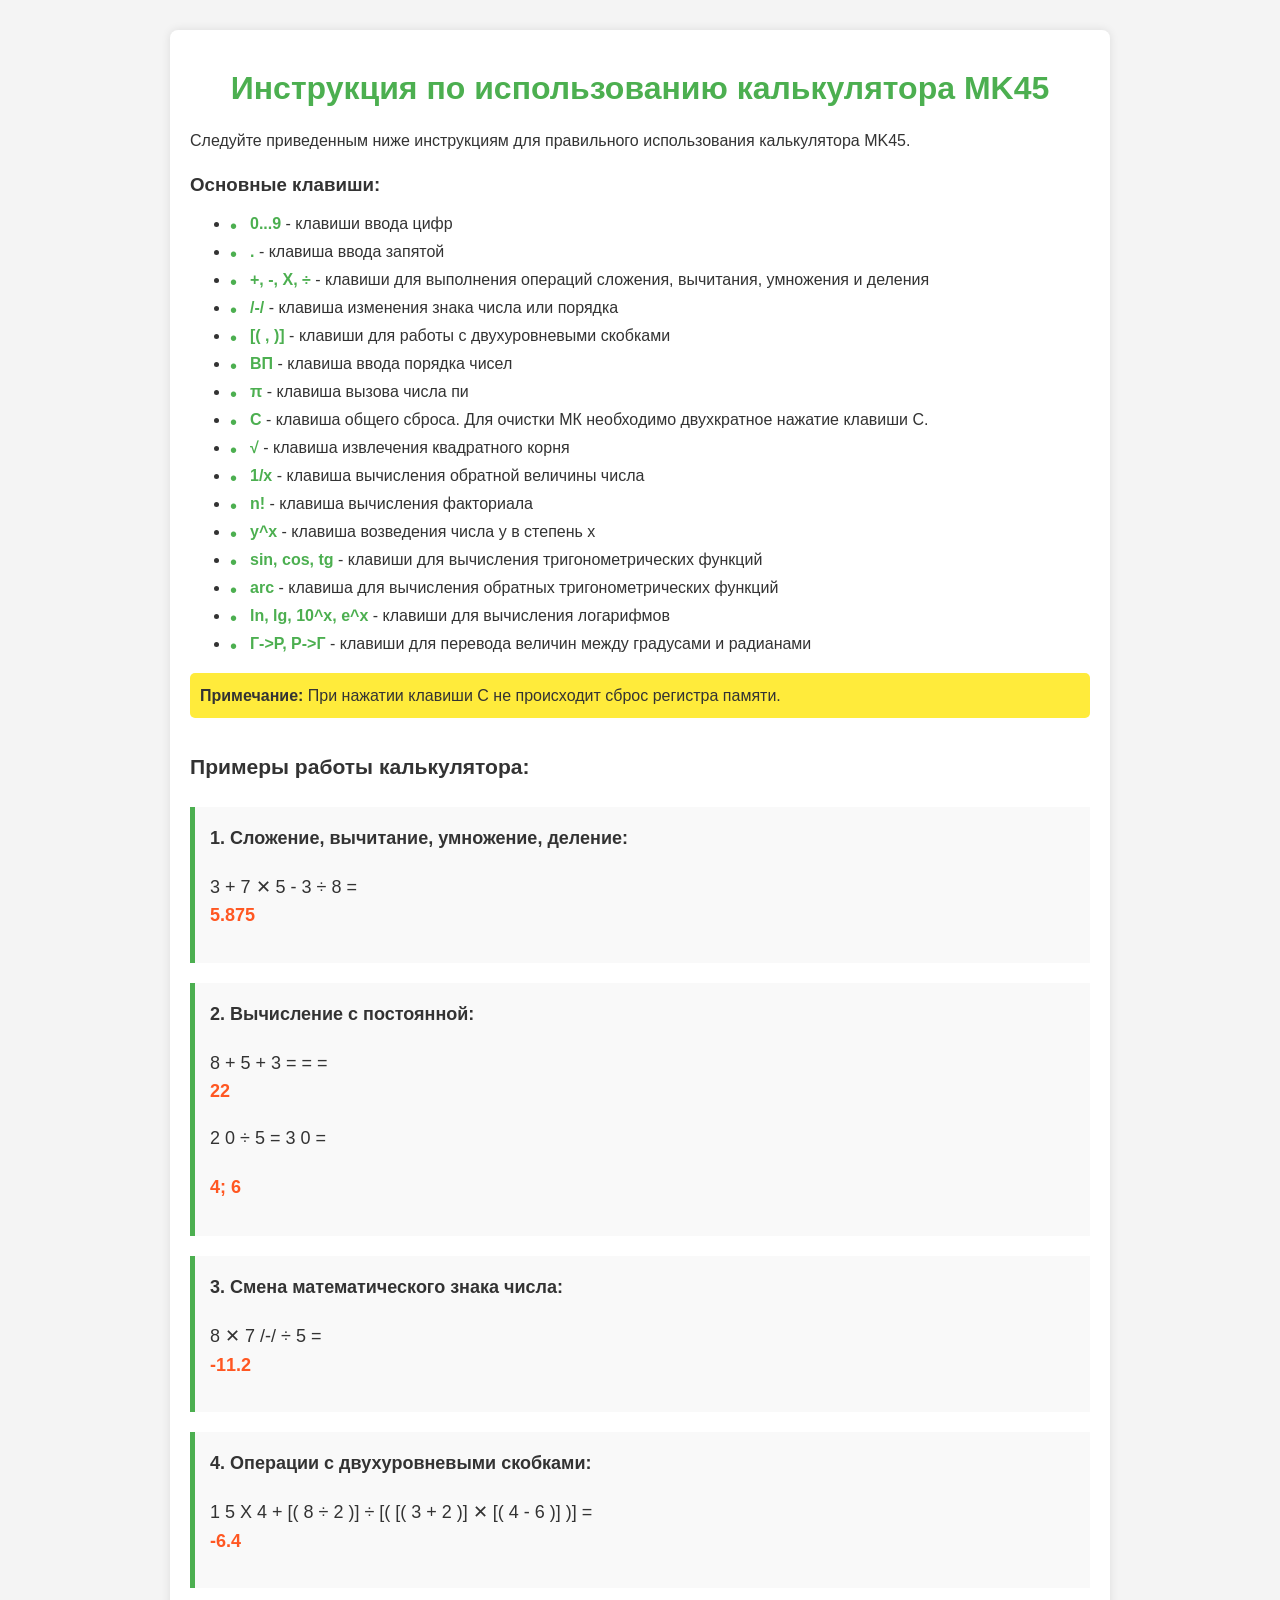
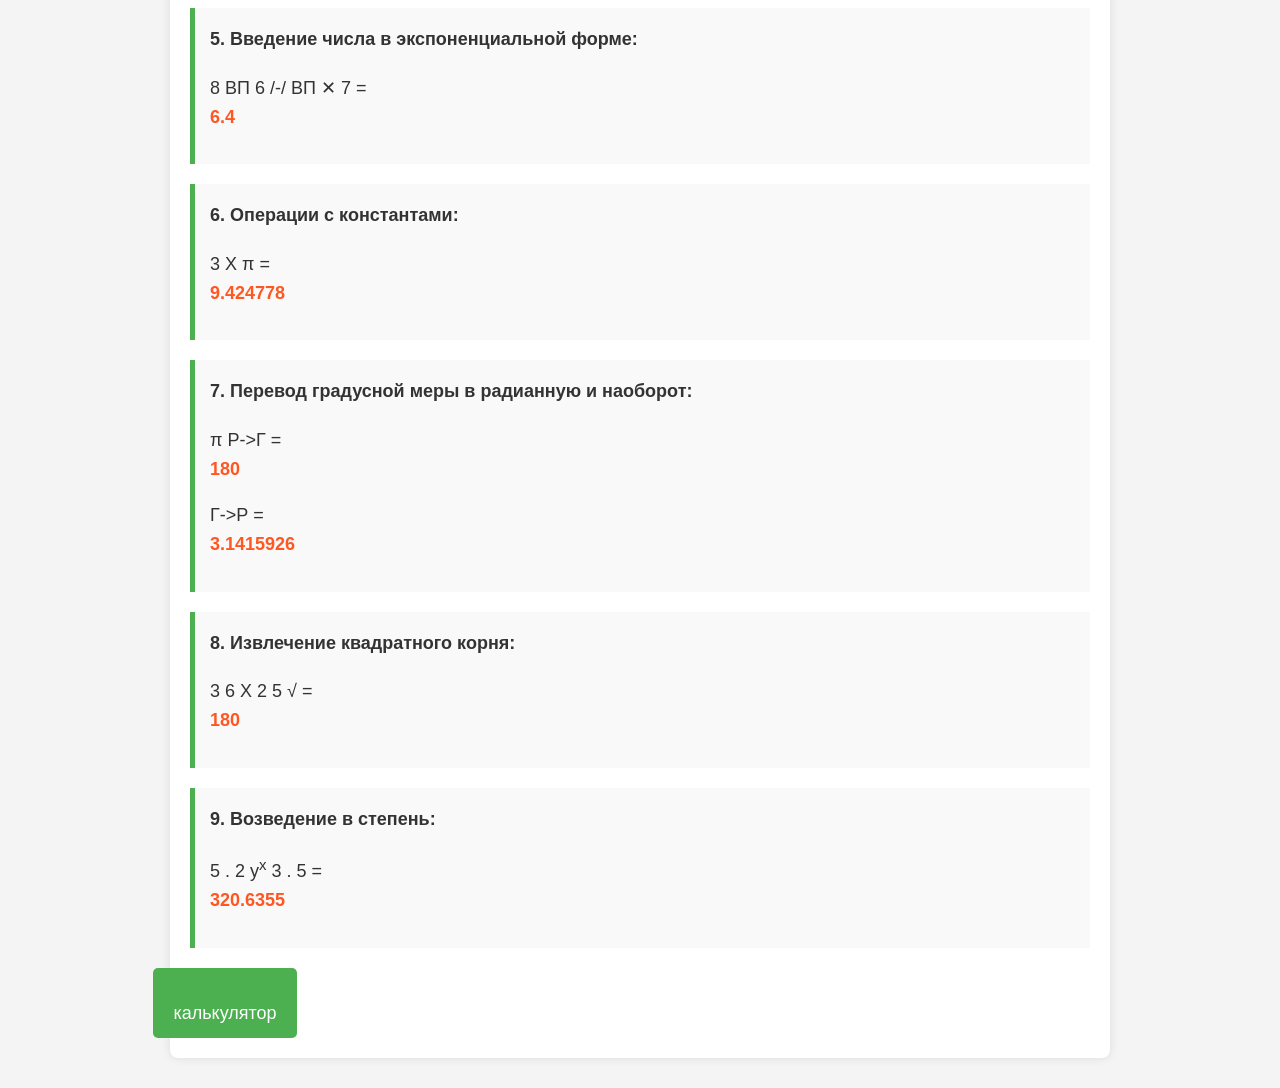
<file: MK45/instrukciya.html>
<!DOCTYPE html>
<html lang="en">
    <head>
        <meta charset="UTF-8">
        <meta name="viewport" content="width=device-width, initial-scale=1.0">
        <title>Instruction MK45</title>
        <link rel="stylesheet" href="style.css">
        <link rel="shortcut icon" href="">

        <style>
            /* Основные стили для страницы */
            body {
                font-family: Arial, sans-serif;
                margin: 0;
                padding: 0;
                background-color: #f4f4f4;
                color: #333;
            }

            h1 {
                text-align: center;
                color: #4CAF50;
                margin-top: 20px;
            }

            .container {
                max-width: 900px;
                margin: 30px auto;
                padding: 20px;
                background-color: #fff;
                border-radius: 8px;
                box-shadow: 0 0 10px rgba(0, 0, 0, 0.1);
            }

            p {
                line-height: 1.6;
            }

            .highlight {
                font-weight: bold;
                color: #4CAF50;
            }

            .btn {
                display: flex;
                justify-content: center;
                margin-top: 20px;
            }

            .btn a {
                padding: 10px 20px;
                background-color: #4CAF50;
                color: #fff;
                text-decoration: none;
                border-radius: 5px;
                font-size: 18px;
                transition: background-color 0.3s ease;
            }

            .btn a:hover {
                background-color: #45a049;
            }

            /* Стили для списка с инструкциями */
            .instruction-list {
                margin-top: 20px;
            }

            .instruction-list li {
                margin-bottom: 10px;
                padding-left: 20px;
                position: relative;
            }

            .instruction-list li::before {
                content: "•";
                position: absolute;
                left: 0;
                color: #4CAF50;
                font-size: 20px;
            }

            /* Стили для примеров */
            .examples {
                margin-top: 30px;
                font-size: 18px;
                line-height: 1.8;
            }

            .example {
                margin-bottom: 20px;
                padding: 15px;
                background-color: #f9f9f9;
                border-left: 5px solid #4CAF50;
            }

            .note {
                background-color: #ffeb3b;
                padding: 10px;
                margin: 20px 0;
                border-radius: 5px;
            }

            .note p {
                margin: 0;
            }

            .highlight-result {
                color: #FF5722;
                font-weight: bold;
            }
        </style>
    </head>
    <body>

        <div class="container">
            <h1>Инструкция по использованию калькулятора MK45</h1>

            <p>Следуйте приведенным ниже инструкциям для правильного использования калькулятора MK45.</p>

            <div class="instruction-list">
                <h3>Основные клавиши:</h3>
                <ul>
                    <li><span class="highlight">0...9</span> - клавиши ввода цифр</li>
                    <li><span class="highlight">.</span> - клавиша ввода запятой</li>
                    <li><span class="highlight">+, -, Х, ÷</span> - клавиши для выполнения операций сложения, вычитания, умножения и деления</li>
                    <li><span class="highlight">/-/</span> - клавиша изменения знака числа или порядка</li>
                    <li><span class="highlight">[( , )]</span> - клавиши для работы с двухуровневыми скобками</li>
                    <li><span class="highlight">ВП</span> - клавиша ввода порядка чисел</li>
                    <li><span class="highlight">π</span> - клавиша вызова числа пи</li>
                    <li><span class="highlight">С</span> - клавиша общего сброса. Для очистки МК необходимо двухкратное нажатие клавиши С.</li>
                    <li><span class="highlight">√</span> - клавиша извлечения квадратного корня</li>
                    <li><span class="highlight">1/x</span> - клавиша вычисления обратной величины числа</li>
                    <li><span class="highlight">n!</span> - клавиша вычисления факториала</li>
                    <li><span class="highlight">у^х</span> - клавиша возведения числа у в степень х</li>
                    <li><span class="highlight">sin, cos, tg</span> - клавиши для вычисления тригонометрических функций</li>
                    <li><span class="highlight">arc</span> - клавиша для вычисления обратных тригонометрических функций</li>
                    <li><span class="highlight">ln, lg, 10^x, e^x</span> - клавиши для вычисления логарифмов</li>
                    <li><span class="highlight">Г->Р, Р->Г</span> - клавиши для перевода величин между градусами и радианами</li>
                </ul>
            </div>

            <div class="note">
                <p><strong>Примечание:</strong> При нажатии клавиши С не происходит сброс регистра памяти.</p>
            </div>

            <div class="examples">
                <h3>Примеры работы калькулятора:</h3>

                <div class="example">
                    <strong>1. Сложение, вычитание, умножение, деление:</strong>
                    <p>3 + 7 ✕ 5 - 3 ÷ 8 = <br>
                    <span class="highlight-result">5.875</span></p>
                </div>

                <div class="example">
                    <strong>2. Вычисление с постоянной:</strong>
                    <p>8 + 5 + 3 = = = <br>
                    <span class="highlight-result">22</span></p>
                    <p> 2 0 ÷ 5 = 3 0 = </p>
                    <span class="highlight-result">4; 6</span></p>
                </div>

                <div class="example">
                    <strong>3. Смена математического знака числа:</strong>
                    <p>8 ✕ 7 /-/ ÷ 5 = <br>
                    <span class="highlight-result">-11.2</span></p>
                </div>

                <div class="example">
                    <strong>4. Операции с двухуровневыми скобками:</strong>
                    <p>1 5 Х 4 + [( 8 ÷ 2 )] ÷ [( [( 3 + 2 )] ✕ [( 4 - 6 )] )] = <br>
                    <span class="highlight-result">-6.4</span></p>
                </div>

                <div class="example">
                    <strong>5. Введение числа в экспоненциальной форме:</strong>
                    <p>8 ВП 6 /-/ ВП ✕ 7 = <br>
                    <span class="highlight-result">6.4</span></p>
                </div>

                <div class="example">
                    <strong>6. Операции с константами:</strong>
                    <p>3 Х  π =  <br>
                    <span class="highlight-result">9.424778</span></p>
                </div>

                <div class="example">
                    <strong>7. Перевод градусной меры в радианную и наоборот:</strong>
                    <p>π Р->Г = <br>
                    <span class="highlight-result">180</span></p>
                    <p>Г->Р =  <br>
                    <span class="highlight-result">3.1415926</span></p>
                </div>

                <div class="example">
                    <strong>8. Извлечение квадратного корня:</strong>
                    <p>3 6 Х 2 5 √ = <br>
                    <span class="highlight-result">180</span></p>
                </div>

                <div class="example">
                    <strong>9. Возведение в степень:</strong>
                    <p>5 . 2 у<sup>x</sup> 3 . 5 = <br>
                    <span class="highlight-result">320.6355</span></p>
                </div>
            </div>

            <div class="btn">
                <a href="index.html">калькулятор</a>
            </div>
        </div>

    </body>
</html>
</file>
<file: MK45/style.css>
@font-face {
    font-family: 'Calculator';
    src: url('/digital_7.ttf')  format('truetype');
}

@font-face {
    font-family: 'GOST_A';
    src: url('/GOST_A.TTF') format('truetype');
}

.screen{
    display: flex;
    justify-content: center;
    align-items: center;
    flex-direction: row; 
}

.corpus{
    display: grid;
    justify-content: center;
    align-items: center;
    margin: 50px, auto;
    width: 900px;
    height: 800px;
    border-radius: 20px;
    background: #cfcfd1;
    color:  #000;
    font-family: 'GOST_A';
    padding: 18px;
    box-shadow: 5px 5px 5px #4f4f4f;
}

.name{
    display: flex;
    justify-content: center;
    align-items: center;
    flex-direction: row; 
}

.calc{
    display: grid;
    justify-content: center;
    margin: 50px, auto;
    width: 800px;
    height: 700px;
    border-radius: 20px;
    background: #5b4b42;
    color:  #2c2d41;
    font-family: 'GOST_A';
    padding: 28px;
    
}




.calc-screen{
    height: 120px;
    width: 740px;
    padding: 10px;
    background: #2a2c2e;
    border-radius: 5%;
    display: flex;
    flex-direction: row;
    justify-content: center;
    align-items: center;
    margin-bottom: 20px;

}



.output-container {
    display: flex;
    flex-direction: row;
    justify-content: space-between; 
    width: 100%;
}


.space-1 {
    display: flex;
    flex-direction: row; /* Расположение в строку */
    justify-content: space-between; /* Пробел между элементами */
    width: 80%;/* Высота для отступа между первым и вторым элементами */
}

.sign-output{
    display: flex;
    color: #2b91a3;
    font-size: 7rem; /* Размер шрифта для основного вывода */
    font-family: Calculator;
    justify-content: end;
    margin: 0;
}

.main-output{
    color: #2b91a3;
    font-size: 7rem; /* Размер шрифта для основного вывода */
    font-family: Calculator;
    margin: 0;
    justify-content: center;
    text-align: center;
}

.additional-output {
    color: #2b91a3;
    font-size: 7rem; /* Размер шрифта для основного вывода */
    font-family: Calculator;
    margin: 0;/* Размер шрифта для дополнительного числа */
    /* Отступ между элементами */
    align-self: flex-end; /* Выравнивание по нижнему краю */
}

.buttons{
    display: grid;
    grid-template-columns: repeat(9, 1fr);
    grid-template-rows: repeat(8, auto); 
    gap: 10px; 
    justify-items: center;
}
.btn.grad{
    width: 200%;
    border-radius: 5%;
}
.btn{
    height: 70px;
    width: 70px;
    background: #d3d3d5;
    border-radius: 15%;
    text-align: center;
    line-height: 70px;
    font-size: 2rem;
    cursor: pointer;
    user-select: none;
}

.btn.divide{
    font-family: Arial, Helvetica, sans-serif;
}
.btn.ndiv{
    font-family: Arial, Helvetica, sans-serif;
}
.btn.nmul{
    font-family: Arial, Helvetica, sans-serif;
}

.btn.nmin{
    font-family: Arial, Helvetica, sans-serif;
}

.btn.nplus{
    font-family: Arial, Helvetica, sans-serif;
}


.batn.bg-brown{
    height: 70px;
    width: 70px;
    /*background: #5b4b42;*/
    color: #443732;
    border-radius: 15%;
    text-align: center;
    line-height: 70px;
    font-size: 2.5rem;
    
    user-select: none;
    
}

.batn.grey{
    display: inline-block;
    height: 25px;
    width: 200px;
    background: #e0d9d4;
    color: #0a0a0a;
    text-align:center;
    font-size: 1.5rem;
    
    user-select: none;
}

.btn:hover{
    filter: brightness(120%);
}

.btn:active{
    filter: brightness(90%);
}

.btn.bg-white{
    background: #f7f7f7;
}

.btn.bg-red{
    background: #cd6759;
}

.btn.instr{
    height: 70px;
    width: 210px;
    background: #666668;
    border-radius: 15%;
    text-align: center;
    line-height: 70px;
    font-size: 2rem;
    cursor: pointer;
    user-select: none;
    font-family: 'Calculator';
}

.switch {
    position: relative;
    display: inline-block;
    width: 70px;
    height: 35px;
}

/* Прячем чекбокс */
.switch input {
    opacity: 0;
    width: 0;
    height: 0;
}

/* Слайдер */
.slider {
    position: absolute;
    cursor: pointer;
    top: 0;
    left: 0;
    right: 0;
    bottom: 0;
    background-color: #403a37;
    transition: .4s;
    border-radius: 10%;
    display: flex; /* Используем flex для центровки текста */
    align-items: center; /* Центровка по вертикали */
    justify-content: space-between; /* Разделяем текст */
    padding: 0 5px; /* Отступы */
}

.slider:before {
    position: absolute;
    content: "";
    height: 20px;
    width: 13px;
    display: flex;
    align-items: end;
    background-color: #2a2928;
    transition: .4s;
    border-radius: 15%;
}

/* Передвигаем кружок при включении */
input:checked + .slider:before {
    transform: translateX(45px);
}
</file>
